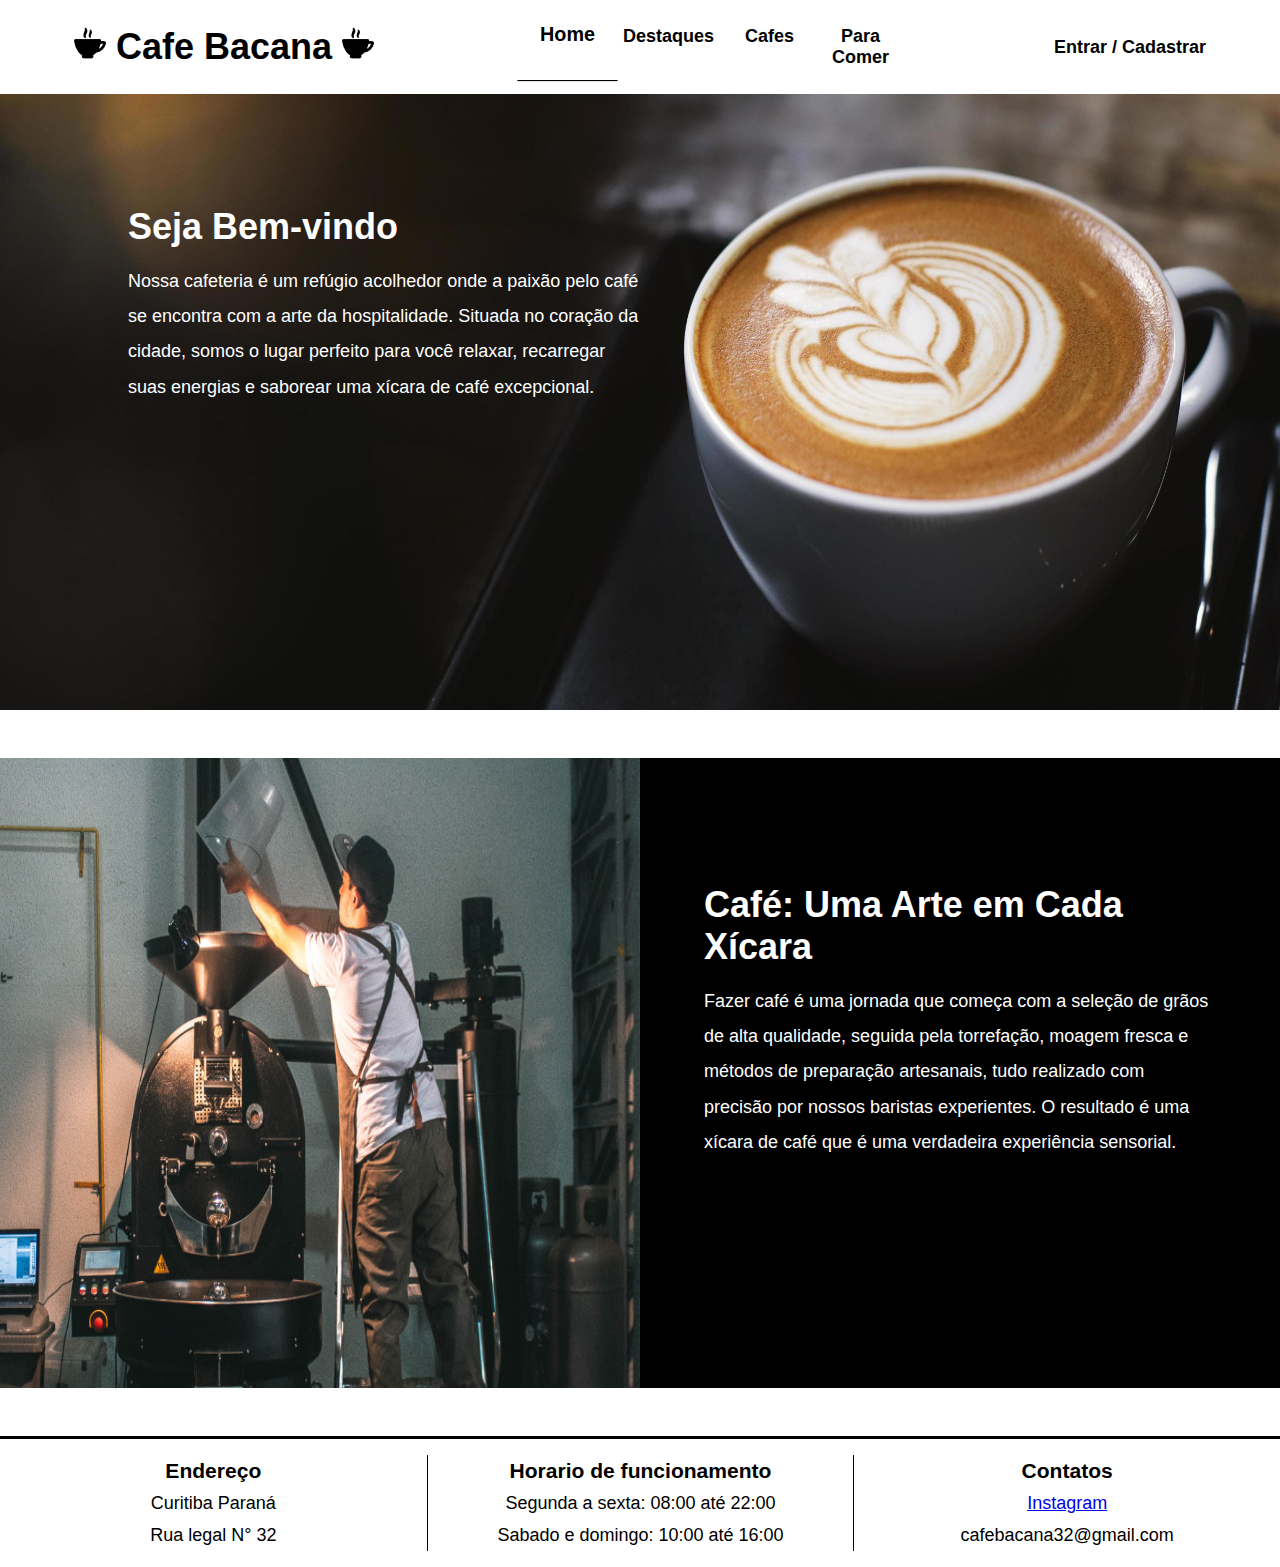
<file: index.html>
<!DOCTYPE html>
<html lang="pt-BR">
<head>
    <meta charset="UTF-8">
    <meta name="viewport" content="width=device-width, initial-scale=1.0">
    <link rel="shortcut icon" href="./imgs/icones/icone-cafe.png" type="image/x-icon">
    <link rel="stylesheet" href="./style.css">
    <link rel="stylesheet" href="./responsivo.css">
    <script src="./marcaPagina.js" defer></script>
    <script src="./menuResponsivo.js" defer></script>
    
    <title>Café Bacana</title>
</head>
<body onload="marcaPagina('home')">
    <div class="container">
        <header>
            <section class="cabecalho ">
                <a href="./index.html" id="logo"> 
                    <h1> <img src="./imgs/icones/icone-cafe.png" alt="Ir para página principal"> Cafe Bacana  <img src="./imgs/icones/icone-cafe.png" alt="Ir para página principal"></h1> 
                </a>

                <nav class="navegacao">
                    <ul>
                        <a href="./index.html" id="home"> <li> <span lang="en-us"> Home </span> </li> </a>
                        <a href="./destaques.html" id="destaques"> <li> <p> Destaques </p> </li> </a>
                        <a href="./cafes.html" id="cafes"> <li> <p> Cafes </p> </li> </a>
                        <a href="./comida.html" id="comidas"> <li> <p> Para Comer </p> </li> </a>
                    </ul>

                    <div class="hamburguer" tabindex="0"></div>
                </nav>
                
                <a href="./login.html">Entrar / Cadastrar</a>
            </section>
        </header>

        <div class="content">
            <div class="banner">
                <img src="./imgs/banners/banner.jpg" alt="Uma xícara de café. Imagem usada como banner">
                
                <div class="texto">
                    <h1>Seja Bem-vindo </h1>
                    <p>Nossa cafeteria é um refúgio acolhedor onde a paixão pelo café se encontra com a arte da hospitalidade. Situada no coração da cidade, somos o lugar perfeito para você relaxar, recarregar suas energias e saborear uma xícara de café excepcional.</p>
                </div>
            </div>
        </div>

        <div class="content">
            
            <div class="banner fazer-cafe">
                <img src="./imgs/banners/cara-maquina.jpg" alt="Um rapaz moendo café em uma máquina industrial especializada">
                
                <div class="texto arte-cafe">
                    <h1>Café: Uma Arte em Cada Xícara</h1>
                    <p>Fazer café é uma jornada que começa com a seleção de grãos de alta qualidade, seguida pela torrefação, moagem fresca e métodos de preparação artesanais, tudo realizado com precisão por nossos baristas experientes. O resultado é uma xícara de café que é uma verdadeira experiência sensorial.</p>
                </div>
            </div>
        </div>

        <footer>
            <div class="pezinho">
                <div class="endereco">
                    <h3>Endereço</h3>
                    <p>Curitiba Paraná</p>
                    <p>Rua legal N° 32</p>
                </div>

                <div class="horario">
                    <h3>Horario de funcionamento</h3>
                    <p>Segunda a sexta: 08:00 até 22:00</p>
                    <p>Sabado e domingo: 10:00 até 16:00</p>
                </div>
                
                <div class="contato">
                    <h3>Contatos</h3>
                    <a href="#">Instagram</a>
                    <p>cafebacana32@gmail.com</p>
                </div>
            </div>
        </footer>
    </div>
</body>
</html>
</file>
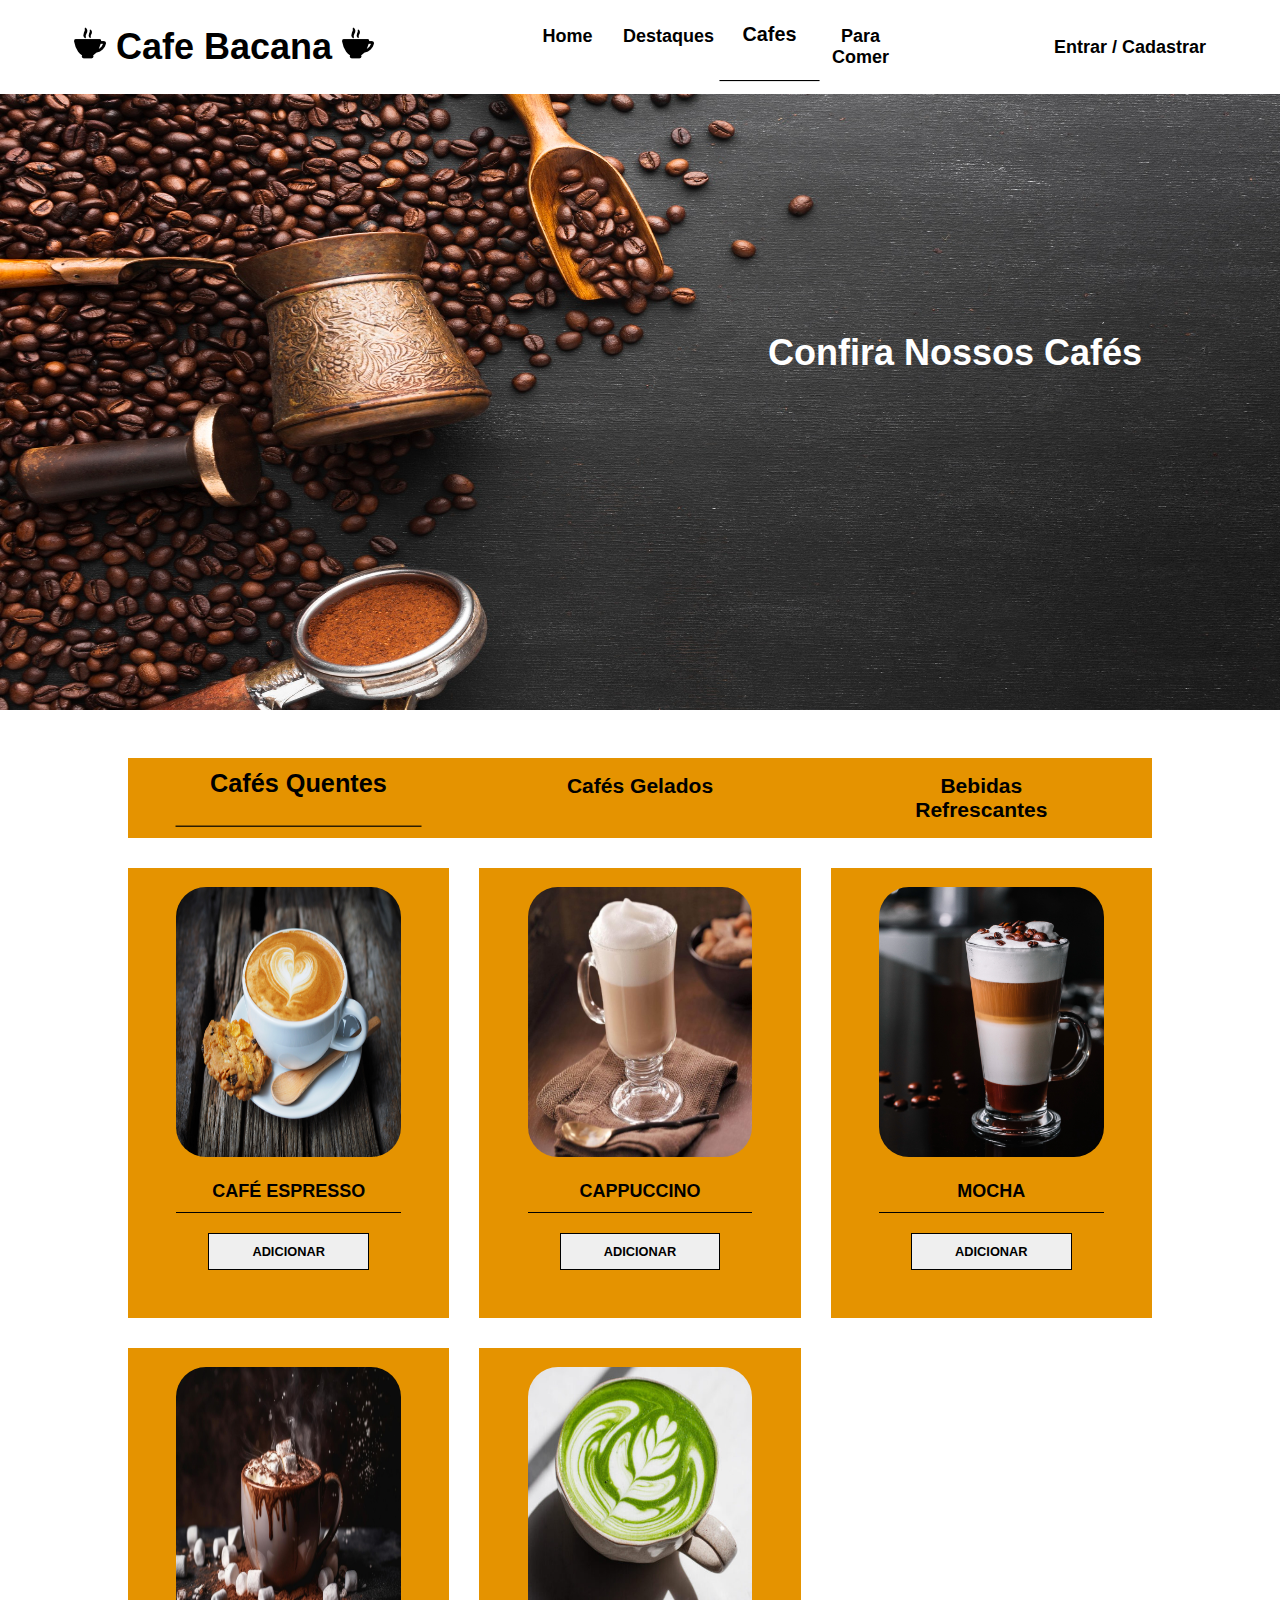
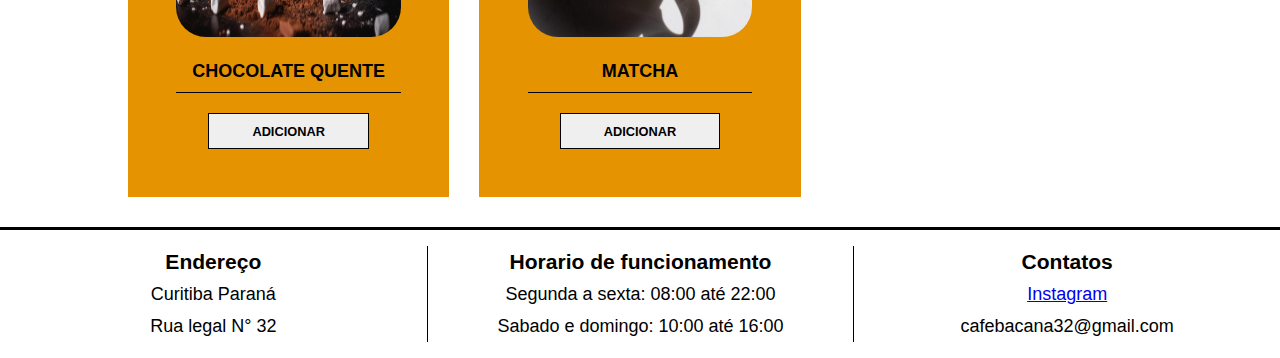
<file: cafes.html>
<!DOCTYPE html>
<html lang="pt-BR">
<head>
    <meta charset="UTF-8">
    <meta name="viewport" content="width=device-width, initial-scale=1.0">
    <link rel="shortcut icon" href="./imgs/icones/icone-cafe.png" type="image/x-icon">
    <link rel="stylesheet" href="./style.css">
    <link rel="stylesheet" href="./responsivo.css">
    <script src="./menuCafes.js" defer></script>
    <script src="./marcaPagina.js" defer></script>
    <script src="./menuResponsivo.js" defer></script>

    <title>Café Bacana</title>
</head>
<body onload="marcaPagina('cafes'), adicionaConteudo('quente')">
    <div class="container">
        <header>
            <section class="cabecalho ">
                <a href="./index.html" id="logo"> 
                    <h1> <img src="./imgs/icones/icone-cafe.png" alt="Ir para página principal"> Cafe Bacana  <img src="./imgs/icones/icone-cafe.png" alt="Ir para página principal"></h1> 
                </a>

                <nav class="navegacao">
                    <ul>
                        <a href="./index.html" id="home"> <li> <span lang="en-us"> Home </span> </li> </a>
                        <a href="./destaques.html" id="destaques"> <li> <p> Destaques </p> </li> </a>
                        <a href="./cafes.html" id="cafes"> <li> <p> Cafes </p> </li> </a>
                        <a href="./comida.html" id="comidas"> <li> <p> Para Comer </p> </li> </a>
                    </ul>

                    <div class="hamburguer" tabindex="0"></div>
                </nav>
                
                <a href="./login.html">Entrar / Cadastrar</a>
            </section>
        </header>

        <div class="content">
            <div class="banner">
                <img src="./imgs/banners/banner-cafe.jpg" alt="Grãos de cafe espalhados juntamente com ferramentas para fazer café espresso. Imagem usada como banner">

                <div class="texto txt-cafes">
                    <h1> Confira Nossos Cafés </h1>   
                </div>
            </div>
        </div>

        <div class="content content-transparent">
            <div class="tipos-cafe">
                <div class="card-tipo card-tipo-quente tipo-marcado" tabindex="0" style="transform: scale(1.2);"> <h3>Cafés Quentes</h3>  </div>
                <div class="card-tipo card-tipo-gelado" tabindex="0"> <h3>Cafés Gelados</h3> </div>
                <div class="card-tipo card-tipo-bebida" tabindex="0"> <h3>Bebidas Refrescantes</h3> </div>
            </div>
        </div>

        <div class="menu-opcoes cafe">   

        </div>

        <footer>
            <div class="pezinho">
                <div class="endereco">
                    <h3>Endereço</h3>
                    <p>Curitiba Paraná</p>
                    <p>Rua legal N° 32</p>
                </div>

                <div class="horario">
                    <h3>Horario de funcionamento</h3>
                    <p>Segunda a sexta: 08:00 até 22:00</p>
                    <p>Sabado e domingo: 10:00 até 16:00</p>
                </div>
                
                <div class="contato">
                    <h3>Contatos</h3>
                    <a href="#">Instagram</a>
                    <p>cafebacana32@gmail.com</p>
                </div>
            </div>
        </footer>
    </div>


</body>
</html>
</file>
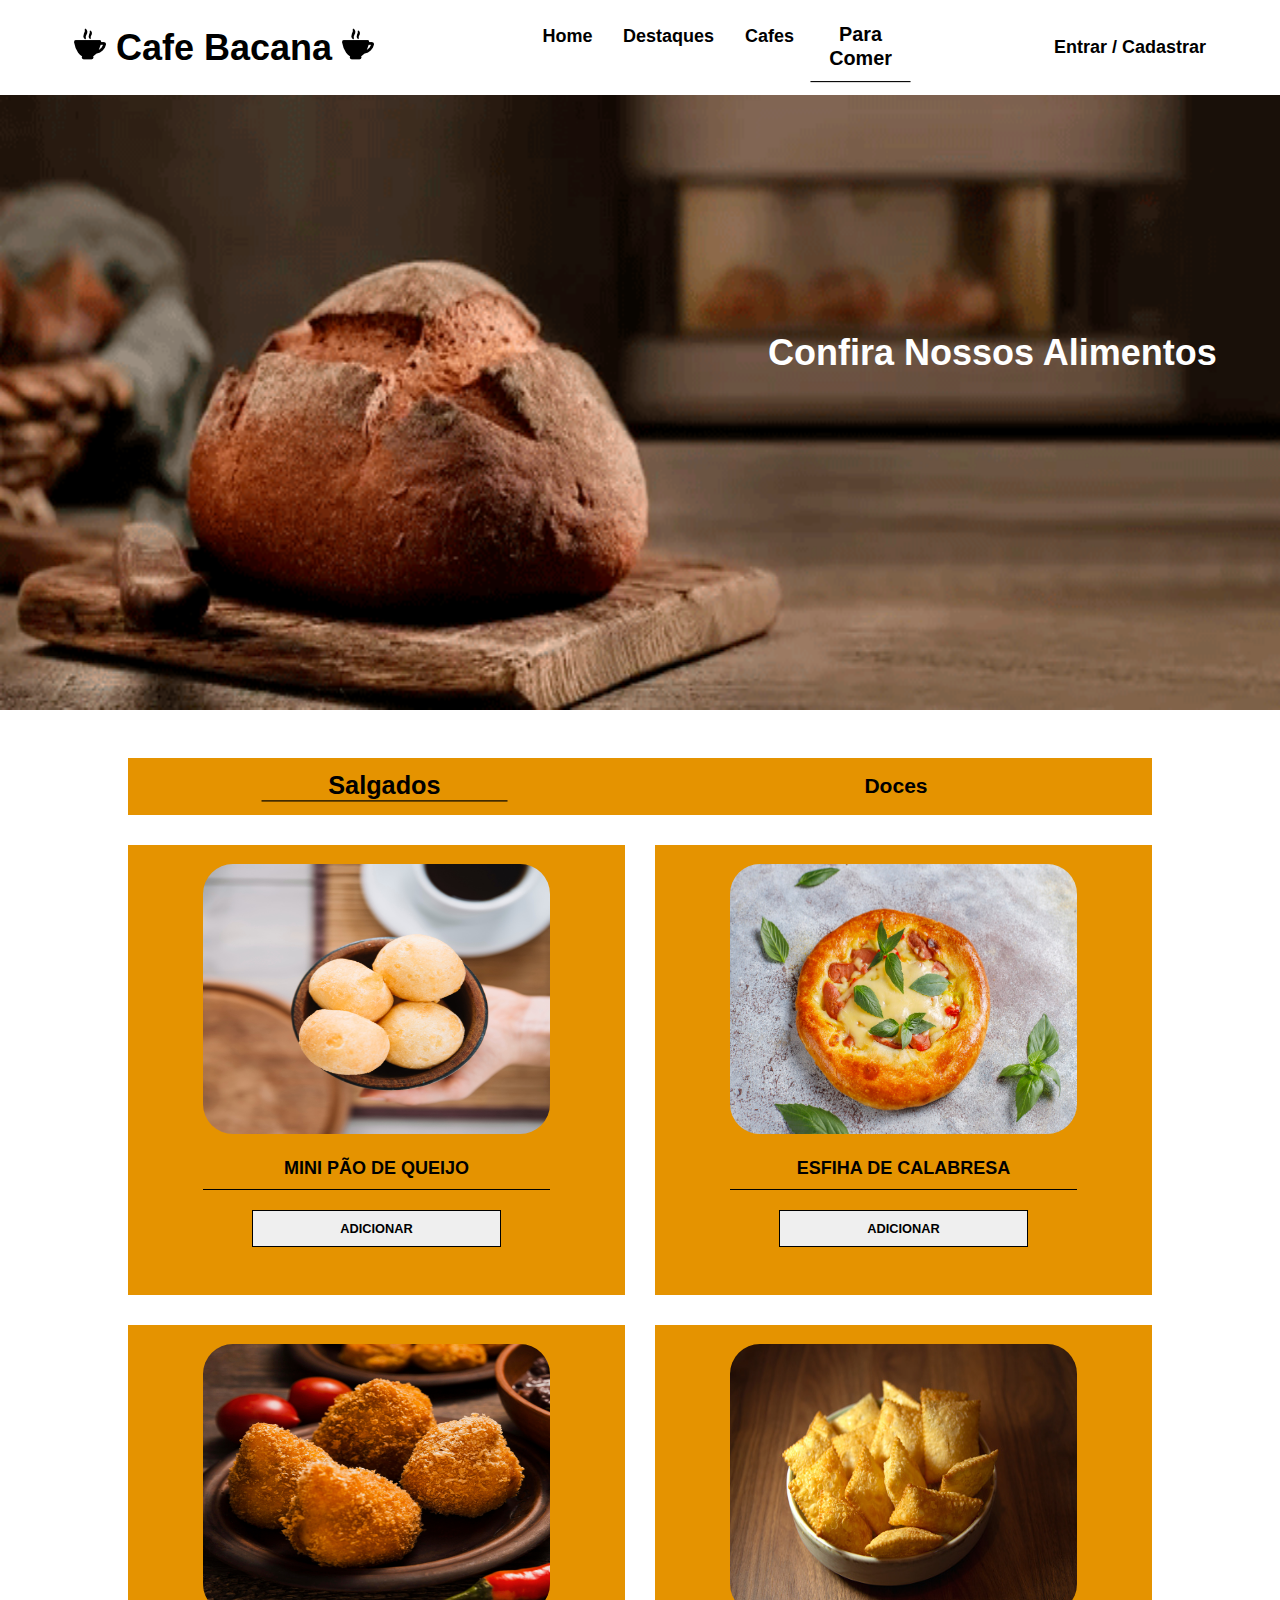
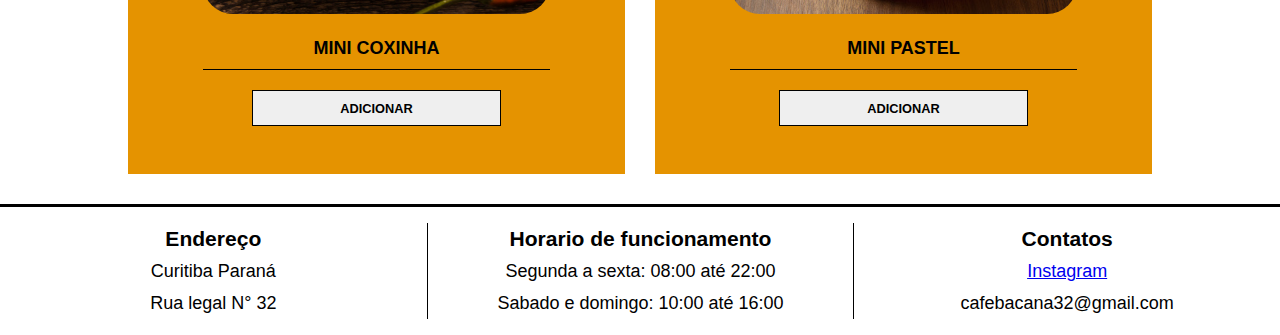
<file: comida.html>
<!DOCTYPE html>
<html lang="pt-BR">
<head>
    <meta charset="UTF-8">
    <meta name="viewport" content="width=device-width, initial-scale=1.0">
    <link rel="shortcut icon" href="./imgs/icones/icone-cafe.png" type="image/x-icon">
    <link rel="stylesheet" href="./style.css">
    <link rel="stylesheet" href="./responsivo.css">
    <script src="./menuComida.js" defer></script>
    <script src="./marcaPagina.js" defer></script>
    <script src="./menuResponsivo.js" defer></script>

    <title>Café Bacana</title>
</head>
<body onload="marcaPagina('comidas'), adicionaConteudo('salgado')">
    <div class="container">
        <header>
            <section class="cabecalho ">
                <a href="./index.html" id="logo"> 
                    <h1> <img src="./imgs/icones/icone-cafe.png" alt="Ir para página principal"> Cafe Bacana  <img src="./imgs/icones/icone-cafe.png" alt="Ir para página principal"></h1> 
                </a>

                <nav class="navegacao ">
                    <ul>
                        <a href="./index.html" id="home"> <li> <span lang="en-us"> Home </span> </li> </a>
                        <a href="./destaques.html" id="destaques"> <li> <p> Destaques </p> </li> </a>
                        <a href="./cafes.html" id="cafes"> <li> <p> Cafes </p> </li> </a>
                        <a href="./comida.html" id="comidas"> <li> <p> Para Comer </p> </li> </a>
                    </ul>

                    <div class="hamburguer" tabindex="0"></div>
                </nav>
                
                <a href="./login.html">Entrar / Cadastrar</a>
            </section>
        </header>

        <div class="content">
            <div class="banner">
                <img src="./imgs/banners/banner-comida.png" alt="Duas fileiras na horizontal de grãos de café. Imagem usada como banner">
                
                <div class="texto txt-comida">
                    <h1> Confira Nossos Alimentos </h1>   
                </div>
            </div>
        </div>

        <div class="content content-transparent">
            <div class="tipos-cafe">
                <div class="card-tipo card-tipo-salgado tipo-marcado" tabindex="0" style="transform: scale(1.2);"> <h3>Salgados</h3>  </div>
                <div class="card-tipo card-tipo-doce" tabindex="0"> <h3>Doces</h3> </div>
            </div>
        </div>

        <div class="menu-opcoes comida">   

        </div>

        <footer>
            <div class="pezinho">
                <div class="endereco">
                    <h3>Endereço</h3>
                    <p>Curitiba Paraná</p>
                    <p>Rua legal N° 32</p>
                </div>

                <div class="horario">
                    <h3>Horario de funcionamento</h3>
                    <p>Segunda a sexta: 08:00 até 22:00</p>
                    <p>Sabado e domingo: 10:00 até 16:00</p>
                </div>
                
                <div class="contato">
                    <h3>Contatos</h3>
                    <a href="#">Instagram</a>
                    <p>cafebacana32@gmail.com</p>


                </div>
            </div>
        </footer>
    </div>


</body>
</html>
</file>
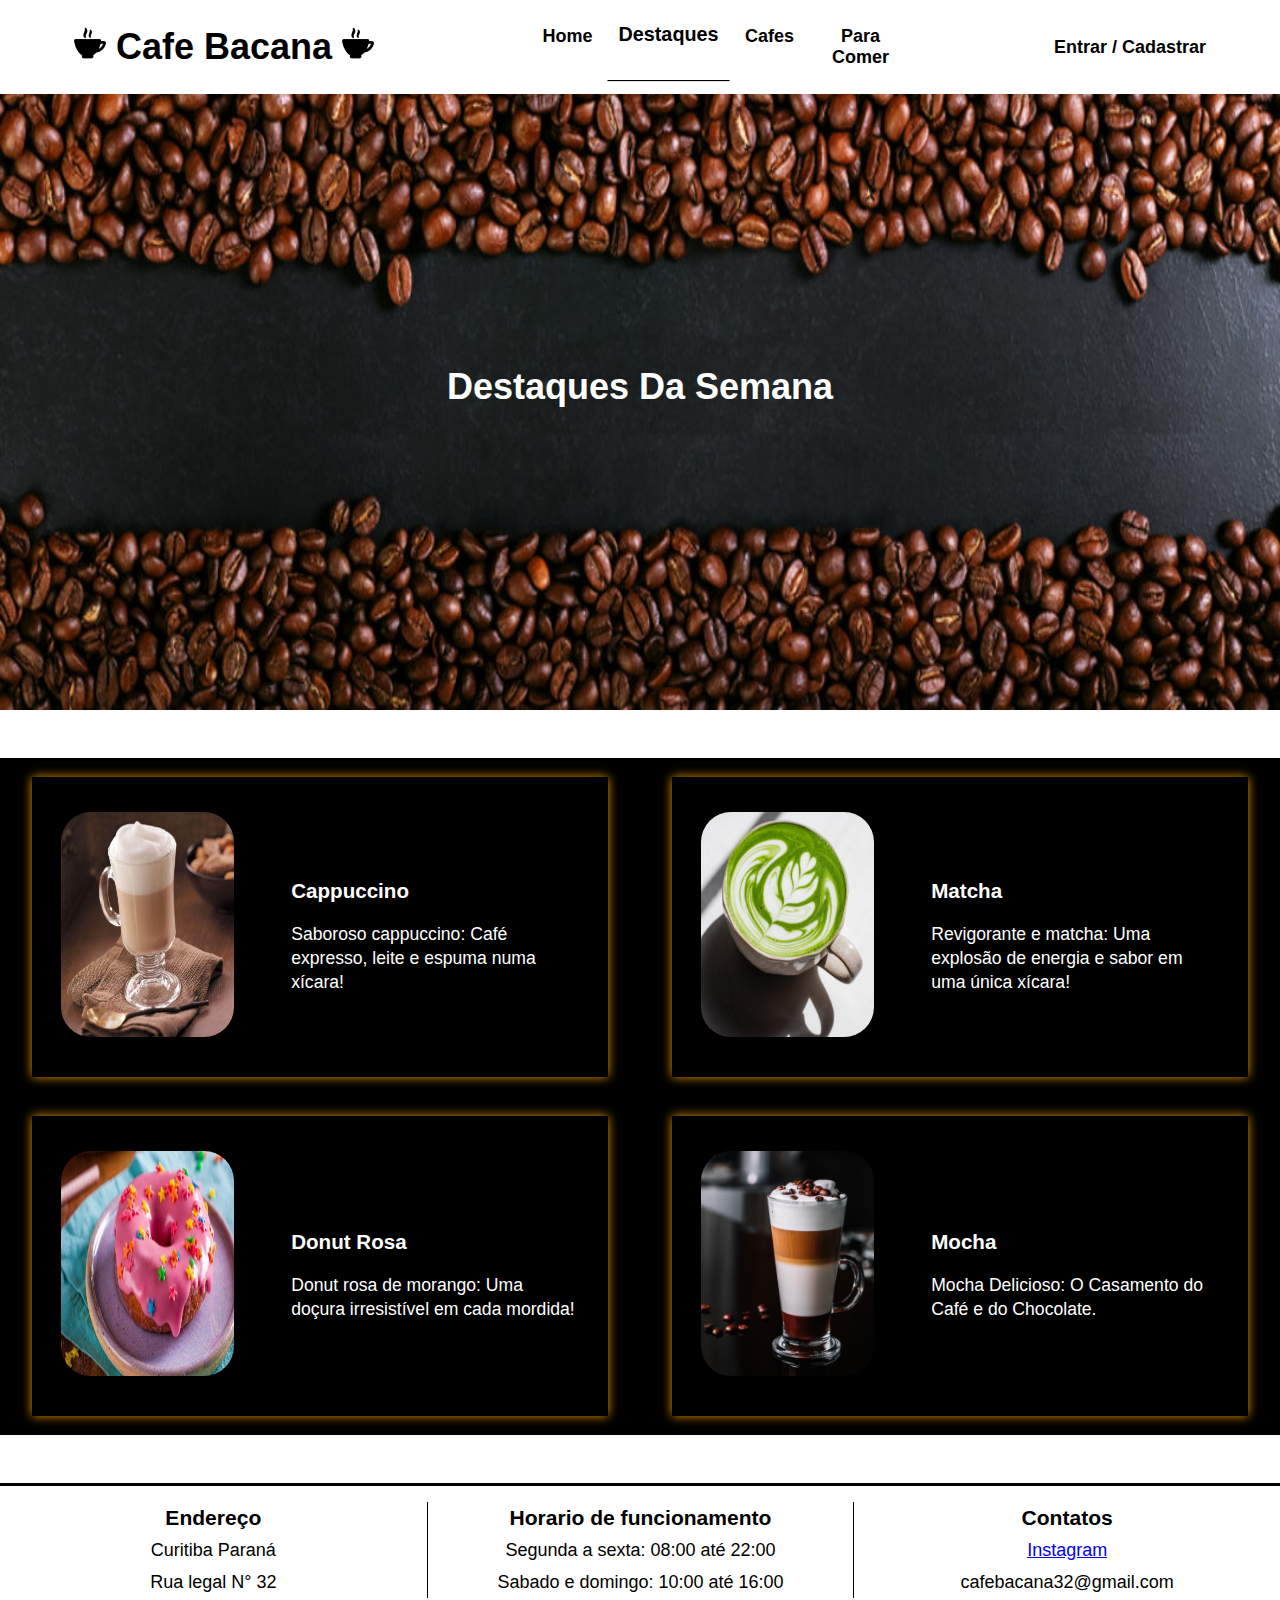
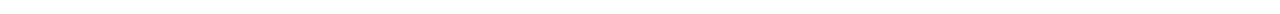
<file: destaques.html>
<!DOCTYPE html>
<html lang="pt-BR">
<head>
    <meta charset="UTF-8">
    <meta name="viewport" content="width=device-width, initial-scale=1.0">
    <link rel="shortcut icon" href="./imgs/icones/icone-cafe.png" type="image/x-icon">
    <link rel="stylesheet" href="./style.css">
    <link rel="stylesheet" href="./responsivo.css">
    <script src="./marcaPagina.js" defer></script>
    <script src="./menuResponsivo.js" defer></script>

    <title>Café Bacana</title>
</head>

<body onload="marcaPagina('destaques')">
    <div class="container">
        <header>
            <section class="cabecalho ">
                <a href="./index.html" id="logo"> 
                    <h1> <img src="./imgs/icones/icone-cafe.png" alt="Ir para página principal"> Cafe Bacana  <img src="./imgs/icones/icone-cafe.png" alt="Ir para página principal"></h1> 
                </a>

                <nav class="navegacao ">
                    <ul>
                        <a href="./index.html" id="home"> <li> <span lang="en-us"> Home </span> </li> </a>
                        <a href="./destaques.html" id="destaques"> <li> <p> Destaques </p> </li> </a>
                        <a href="./cafes.html" id="cafes"> <li> <p> Cafes </p> </li> </a>
                        <a href="./comida.html" id="comidas"> <li> <p> Para Comer </p> </li> </a>
                    </ul>

                    <div class="hamburguer" tabindex="0"></div>
                </nav>
                
                <a href="./login.html">Entrar / Cadastrar</a>

            </section>
        </header>

        <div class="content">
            <div class="banner">
                <img src="./imgs/banners/destaque.jpg" alt="Duas fileiras na horizontal de grãos de café. Imagem usada como banner">
                
                <div class="texto txt-destaque">
                    <h1>Destaques Da Semana</h1>
                </div>
            </div>
        </div>

        <div class="content">
            <section class="destaques">
                <div class="destaque">
                    <a href="./cafes.html">
                        <img src="./imgs/cafes/cappucino.jpg" alt="Uma xícara de cappuccino. Um tipo de café">
                    </a>

                    <div class="descricao-destaque">
                        <a href="./cafes.html">
                            <h3> Cappuccino </h3>
                        </a>
                        <p> Saboroso cappuccino: Café expresso, leite e espuma numa xícara! </p>
                    </div>
                </div>

                <div class="destaque">
                    <a href="./cafes.html">
                        <img src="./imgs/cafes/matcha.jpg" alt="Uma xícara de matcha. Um tipo de chá">
                    </a>
                    
                    <div class="descricao-destaque">
                        <a href="./cafes.html">
                            <h3> Matcha </h3>
                        </a>
                        <p> Revigorante e matcha: Uma explosão de energia e sabor em uma única xícara! </p>
                    </div>
                </div>

                <div class="destaque">
                    <a href="./comida.html">
                        <img src="./imgs/comidas/donut_rosa.jpg" alt="Uma rosquinha de morango">
                    </a>
                    
                    <div class="descricao-destaque">
                        <a href="./comida.html">
                            <h3> <span lang="en-us"> Donut </span> Rosa </h3>
                        </a>
                        <p> Donut rosa de morango: Uma doçura irresistível em cada mordida! </p>
                    </div>
                </div>

                <div class="destaque">
                    <a href="./cafes.html">
                        <img src="./imgs/cafes/mocha.jpg" alt="Uma xícara de mocha">
                    </a>
                    
                    <div class="descricao-destaque">
                        <a href="./cafes.html">
                            <h3> Mocha </h3>
                        </a>
                        <p> Mocha Delicioso: O Casamento do Café e do Chocolate. </p>
                    </div>
                </div>
            </section>
        </div>

        <footer>
            <div class="pezinho">
                <div class="endereco">
                    <h3>Endereço</h3>
                    <p>Curitiba Paraná</p>
                    <p>Rua legal N° 32</p>
                </div>

                <div class="horario">
                    <h3>Horario de funcionamento</h3>
                    <p>Segunda a sexta: 08:00 até 22:00</p>
                    <p>Sabado e domingo: 10:00 até 16:00</p>
                </div>
                
                <div class="contato">
                    <h3>Contatos</h3>
                    <a href="#">Instagram</a>
                    <p>cafebacana32@gmail.com</p>
                </div>
            </div>
        </footer>
    </div>

</body>
</html>
</file>
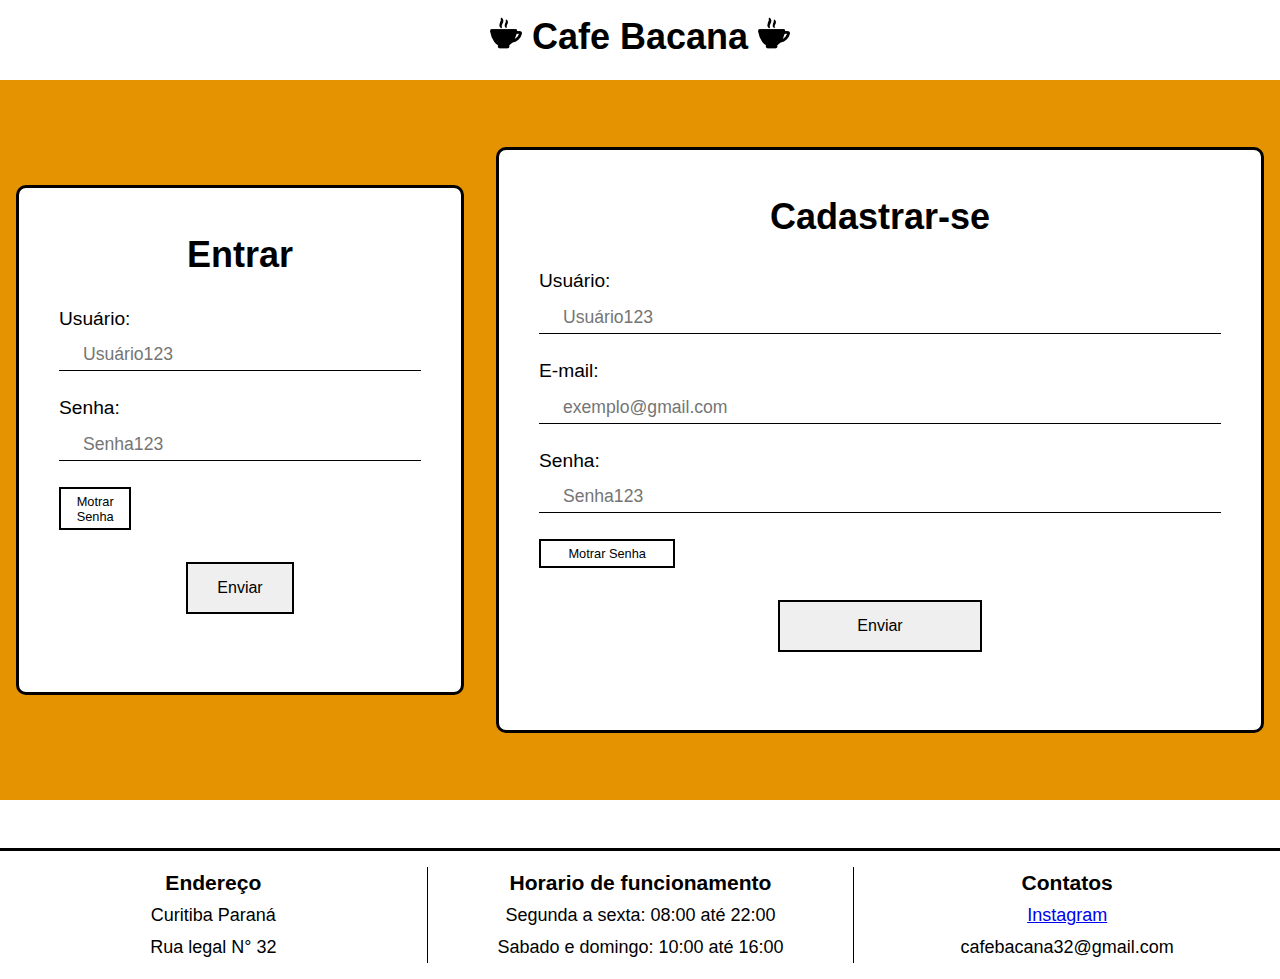
<file: login.html>
<!DOCTYPE html>
<html lang="pt-BR">
<head>
    <meta charset="UTF-8">
    <meta name="viewport" content="width=device-width, initial-scale=1.0">
    <link rel="shortcut icon" href="./imgs/icones/icone-cafe.png" type="image/x-icon">
    <link rel="stylesheet" href="./style.css">
    <link rel="stylesheet" href="./responsivo.css">
    <script src="./valida-formulario.js" defer></script>
    
    <title>Café Bacana</title>
</head>
<body>
    <div class="container">
        <header>
            <section class="cabecalho">
                <a href="./index.html" id="logo"> 
                    <h1> <img src="./imgs/icones/icone-cafe.png" alt="Ir para página principal"> Cafe Bacana  <img src="./imgs/icones/icone-cafe.png" alt="Ir para página principal"></h1>  
                </a>
                
                <!-- <a href="./login.html">Entrar / Cadastrar</a> -->
            </section>
        </header>

        <div class="content tela-form">
            <div class="form entrar">
                <div class="form-header">
                    <h1>Entrar</h1>
                </div>

                <form action="#" onsubmit="enviaLogin()">
                    <div class="campo-form">
                        <label for="usuario">Usuário: </label> <br>
                        <input type="text" name="usuario" id="usuario-login" placeholder="Usuário123" required>
                    </div>
                    <div class="campo-form">
                        <label for="senha">Senha: </label> <br>
                        <input type="password" name="senha" id="senha-login" placeholder="Senha123" required>
                    </div>
                    <div class="campo-form btn-senha">
                        <div class="mostra-senha" id="mostra-senha-login" tabindex="0""> Motrar Senha </div>
                    </div>

                    <div class="botao-area">
                        <button type="submit">Enviar</button>
                    </div>
                </form>
            </div>
            <div class="form cadastrar">
                <div class="form-header">
                    <h1>Cadastrar-se</h1>
                </div>

                <form action="#" onsubmit="enviaCadastro()">
                    <div class="campo-form">
                        <label for="usuario">Usuário: </label> <br>
                        <input type="text" name="usuario" id="usuario-cadastro" placeholder="Usuário123" required>
                    </div>
                    <div class="campo-form">
                        <label for="email">E-mail: </label> <br>
                        <input type="text" name="email" id="email-cadastro" placeholder="exemplo@gmail.com" required>
                    </div>
                    <div class="campo-form">
                        <label for="senha">Senha: </label> <br>
                        <input type="password" name="senha" id="senha-cadastro" placeholder="Senha123" required>
                    </div>
                    <div class="campo-form btn-senha">
                        <div class="mostra-senha" id="mostra-senha-cadastro" tabindex="0"">Motrar Senha</div class="mostra-senha" id="mostra-senha-entrar">
                    </div>

                    <div class="botao-area">
                        <button type="submit">Enviar</button>
                    </div>
                </form>
            </div>
        </div>
        
        <footer>
            <div class="pezinho">
                <div class="endereco">
                    <h3>Endereço</h3>
                    <p>Curitiba Paraná</p>
                    <p>Rua legal N° 32</p>
                </div>

                <div class="horario">
                    <h3>Horario de funcionamento</h3>
                    <p>Segunda a sexta: 08:00 até 22:00</p>
                    <p>Sabado e domingo: 10:00 até 16:00</p>
                </div>
                
                <div class="contato">
                    <h3>Contatos</h3>
                    <a href="#">Instagram</a>
                    <p>cafebacana32@gmail.com</p>
                </div>
            </div>
        </footer>
    </div>
</body>
</html>
</file>
<file: style.css>
* {
    padding: 0;
    margin: 0;
    box-sizing: border-box;
    font-family: Arial, sans-serif;
}

body {
    font-size: 18px;
}

.container {
    width: 100%;
}

/* Header */
.cabecalho {
    z-index: 1;
    width: 100%;
    position: fixed;
    top: 0;
    display: flex;
    padding: 1rem 0rem;
    align-items: center;
    justify-content: space-around;
    background-color: white;
}

.cabecalho h1:hover {
    cursor: pointer;
}

.cabecalho a{
    color: black;
    font-weight: bolder;
    text-decoration: none;
}

.cabecalho a:hover, a:focus {
    /* border-bottom: 1px solid black; */
    cursor: pointer;
    /* transform: scale(1.2); */
} 

.navegacao {
    width: 30%;
}

.navegacao ul {
    width: 100%;
    display: flex;
    list-style: none;
}

.navegacao a {
    width: 100%;
    padding: .625rem;
    text-align: center;
    text-decoration: none;
}

/* Fim Header */

/* Conteudo */
.content {
    background-color: black;
    margin-top: 5rem;
}

.content + .content {
    margin-top: 3rem;
}
/* Home */

.banner {
    position: relative;
    color: white;
    display: flex;
    height: 70vh;
}
.texto {
    width: 40%;
    position: absolute;
    top: 20%;
    left: 10%;
}
.texto h1 {
    padding-bottom: 1rem;
    font-weight: bolder;
}
.texto p {
    line-height: 2.2rem;
}

.banner img {
    width: 100%;
}
.fazer-cafe img {
    width: 50%;
}

.arte-cafe {
    left: 55%;
    top: 20%;
}


/* Fim Home */
/* Destaques */

.txt-destaque {
    top: 50%;
    left: 50%;
    transform: translate(-50%, -50%);
    text-align: center;
}

.destaques {
    display: grid;
    grid-template-columns: repeat(2, 1fr);
    justify-items: center;
    color: white;
}

.destaque {
    /* background-color: aqua; */
    margin: 1.2rem 0;
    width: 90%;
    height: 300px;
    padding: 2rem 0;
    display: flex;
    justify-content: space-around;
    align-items: center;
    box-shadow: 0px 0px 10px #e59300;
}
.destaque a {
    color: white;
    text-decoration: none;
    width: 30%;
}

.destaque div {
    width: 50%;
}
.destaque img {
    width: 100%;
    height: 25vh;
    border-radius: 30px;
}

.descricao-destaque {
    font-size: 1.1rem;
}

.descricao-destaque h3 {
    margin: 1.2rem 0;
    font-weight: bolder;
}

.descricao-destaque p {
    line-height: 1.5rem;
}

/* fim Destaques */

/* Cafes */

.txt-cafes {
    left: 60%;
    top: 40%;
}

.content-transparent {
    background-color: transparent;
}

.tipos-cafe {
    width: 80%;
    margin: 0 auto;
    background-color: #e59300;
    padding: 1rem 0;
    display: flex;
    justify-content: space-between;
    /* background-color: red; */
}
.card-tipo {
    /* background-color: blue; */
    width: 20%;
    margin: 0 auto;
    text-align: center;
}

.tipos-cafe h3:hover{
    cursor: pointer;
}

.tipo-marcado {
    border-bottom: 1px solid black;
}

.menu-opcoes {
    width: 80%;
    margin: 30px auto;
    display: grid;
    gap: 30px;
}
.menu-opcoes.cafe {
    grid-template-columns: repeat(3, 1fr);
}

.menu-opcoes.comida {
    grid-template-columns: repeat(2, 1fr);
}

.opcao {
    background-color: #e59300;
    padding: 1.2rem 0 3rem 0;
    text-align: center;
}
.opcao:hover {
    cursor: pointer;
}
.opcao p {
    font-weight: bold;
    border-bottom: 1px solid;
    width: 70%;
    margin: 0 auto;
    padding-bottom: .625rem;
    text-transform: uppercase;
}
.opcao img {
    width: 70%;
    height: 30vh;
    border-radius: 30px;
    margin-bottom: 1.2rem;
}
.opcao .btn-adicionar {
    width: 50%;
    padding: .6rem 0;
    margin-top: 20px;
    font-size: .8rem;
    font-weight: bold;
    border: 1px solid black;
    text-transform: uppercase;
}

/* Fim Cafes */

/* Comida */

.txt-comida {
    left: 60%;
    top: 40%;
}

/* Fim Comida */

/* fim Conteudo */

/* Footer */

.content + footer {
    margin-top: 3rem;
}

.pezinho div + div {
    border-left: 1px solid black;
}

.pezinho {
    padding: 1rem 0;
    display: grid;
    grid-template-columns: 1fr 1fr 1fr;
    border-top: 3px solid;
    /* background-color: rebeccapurple; */
}

.pezinho div {
    text-align: center;
    line-height: 2rem;
}

/* loign */

.tela-form {
    background-color: #e59300;
    height: 80vh;
    display: flex;
    justify-content: space-around;
    align-items: center;
}

.form {
    border: 3px solid black;
    border-radius: 10px;
    padding: 30px;
    background-color: white;
}

.entrar {
    width: 35%;
}

.cadastrar {
    width: 60%;
}

.form-header {
    text-align: center;
    padding: 1rem 0;
}

.form form {
    padding: 1rem 10px;
}

.campo-form {
    width: 100%;
    font-size: 1.2rem;
    /* background-color: aliceblue; */
}
.campo-form + .campo-form {
    margin-top: 1rem;
}
.campo-form input {
    width: 100%;
    padding: .3rem 0;
    text-indent: 1.5rem;
    font-size: 1.1rem;
    border: none;
    border-bottom: 1px solid black;
    margin: .625rem 0;
    background: transparent;
}

.btn-senha{
    width: 20%;
    font-size: .8rem;
    text-align: center;
}

.btn-senha .mostra-senha{
    width: 100%;
    padding: .3rem;
    border: 2px solid black;
}

.botao-area {
    width: 30%;
    margin: 2rem auto;
}

.botao-area button {
    width: 100%;
    padding: 15px;
    font-size: 1rem;
    border: 2px solid black;
}
.mostra-senha:hover, button:hover {
    cursor: pointer;
    transform: scale(1.01);
}

.botao-area:focus, button:focus, .mostra-senha:focus{
    /* background-color: green; */
    transform: scale(1.1);
}

/* Fim Form */

/* Menu Responsvivo */

.hamburguer {
    display: none;
    border-top: 3px solid black;
    background: none;
    cursor: pointer;
}

.hamburguer::before,
.hamburguer::after {
    content: " ";
    display: block;
    width: 30px;
    height: 3px;
    background-color: black;
    margin-top: 5px;
    position: relative;
    transition: .3s;
}

/* Fim Menu Responsivo */
</file>
<file: responsivo.css>
@media (max-width: 1250px) {
    body {
        font-size: 15px;
    }

    .banner {
        height: 50vh;
    }
    .fazer-cafe {
        height: 70vh;
    }

    .destaques {
        grid-template-columns: repeat(1, 1fr);
    }

    .menu-opcoes, .tipos-cafe {
        width: 90%;
    }

    .menu-opcoes.cafe {
        grid-template-columns: repeat(2, 1fr);
    }

    .tela-form {
        flex-direction: column;
        height: auto;
        padding: 20px 0;
    }
    .form {
        width: 70vw;
        margin: 20px 0;
    }
}

@media (max-width: 1000px) {
    .cabecalho {
        display: block;
        text-align: center;
    }
    .cabecalho h1 {
        margin-bottom: 10px;
    }

    .menu-opcoes.cafe {
        grid-template-columns: repeat(1, 1fr);
    }
    .menu-opcoes.comida {
        grid-template-columns: repeat(1, 1fr);
    }

    .opcao p {
        width: 50%;
    }

    .opcao img {
        width: 50%;
    }

    .opcao .btn-adicionar {
        width: 50%;
    }

    .btn-senha {
        width: 40%;
    }
    .botao-area {
        width: 50%;
    }

    .hamburguer {
        display: block;
        z-index: 1;
        position: fixed;
        top: 26px;
        right: 16px;
    }

    .navegacao ul {
        position: fixed;
        top: 0;
        left: 0;
        width: 100vw;
        height: 100vh;
        background-color: #e59300;
        clip-path: circle(100px at 90% -25%);
        transition: 1s ease-out;

        flex-direction: column;
        justify-content: space-around;
        align-items: center;
        gap: 0;
        pointer-events: none;
    }

    .navegacao ul a {
        font-size: 1.5rem;
        opacity: 0;
    }

    .navegacao ul:nth-child(1) a {
        transition: .5s .2s;
    }
    .navegacao ul:nth-child(2) a {
        transition: .5s .4s;
    }
    .navegacao ul:nth-child(3) a {
        transition: .5s .6s;
    }
    .navegacao ul:nth-child(4) a {
        transition: .5s .8s;
    }

    .navegacao.active ul {
        clip-path: circle(2000px at 90% -15%);
        pointer-events: all;
    }

    .navegacao.active ul a {
        opacity: 1;
    }

    .navegacao.active .hamburguer {
        position: fixed;
        top: 26px;
        right: 16px;
        border-top-color: transparent;
    }

    .navegacao.active .hamburguer::before {
        transform: rotate(135deg);
    }
    .navegacao.active .hamburguer::after {
        transform: rotate(-135deg);
        top: -7px;
    }
}

@media (max-width: 768px) {
    body {
        font-size: 12px;
    }

    .banner {
        height: auto;
        position: unset;
        flex-direction: column;
        justify-content: space-between;
        align-items: center;
    }
    .banner img {
        width: 100vw;
        height: 25vh;
    }

    .texto {
        position: unset;
        width: 80vw;
        padding: 10px 0;
    }
    .texto h1, .texto p {
        line-height: 3rem;
    }

    .txt-destaque {
        transform: unset;
    }

    .texto h1 {
        text-align: center;
    }

    .destaque {
        flex-direction: column;
        height: auto;
    }

    .destaque a {
        width: 55%;
    }

    .menu-opcoes, .tipos-cafe {
        width: 100%;
    }

    .opcao {
        padding: 50px 0;
    }

    .opcao p, .opcao img, .opcao .btn-adicionar  {
        width: 55%;
    }

    .pezinho {
        grid-template-columns: 1fr;
        padding: 0;
    }
    .pezinho div {
        border-bottom: 1px solid black;
        padding: .5rem 0;
    }

    .pezinho div + div {
        border-left: 0;
    }

    .form {
        width: 90vw;
    }

    .navegacao ul a {
        font-size: 1rem;
    }

    
}
</file>
